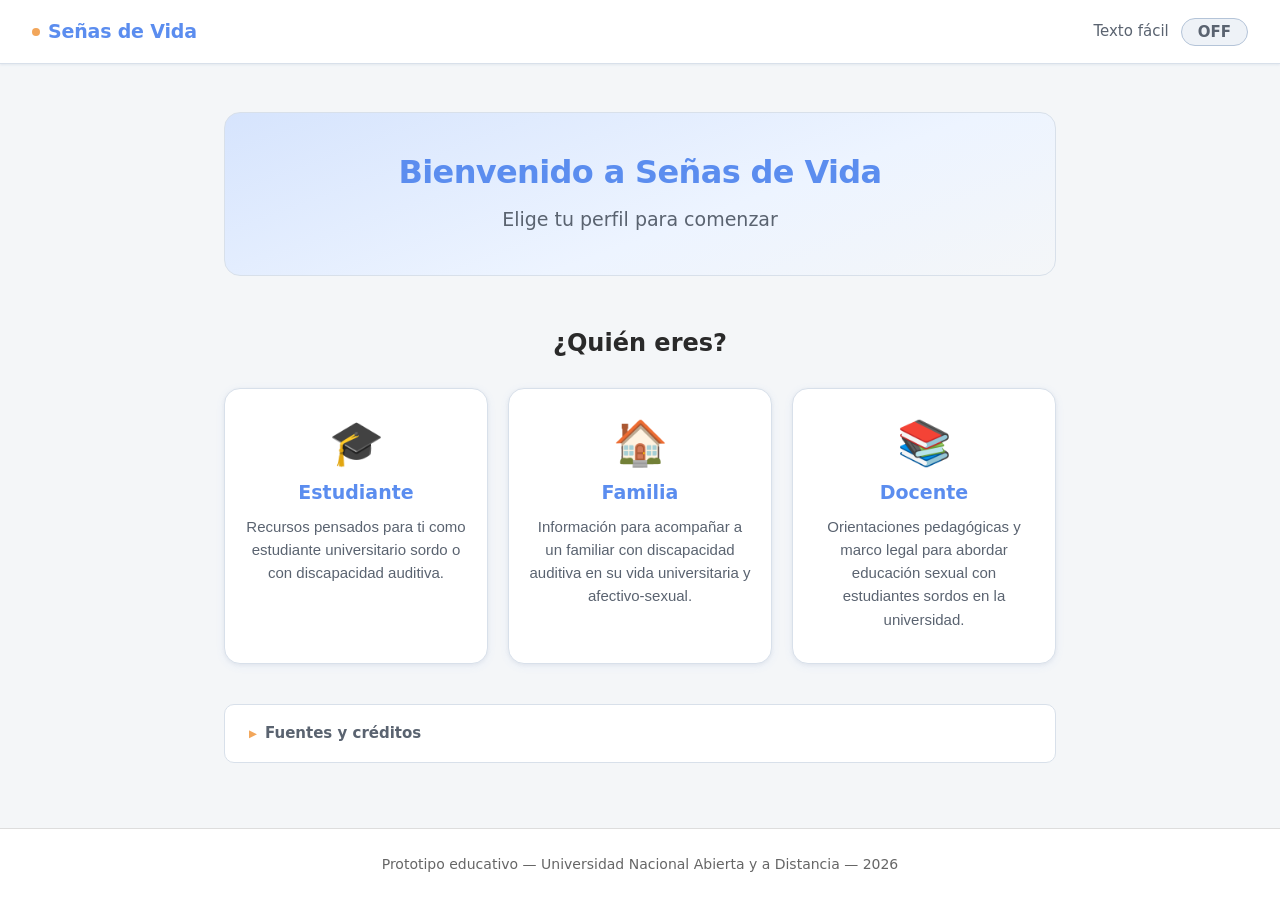
<file: index.html>
<!DOCTYPE html>
<html lang="es">
<head>
  <meta charset="UTF-8" />
  <meta name="viewport" content="width=device-width, initial-scale=1.0" />
  <meta name="description" content="Recurso educativo accesible sobre discapacidad y sexualidad para jóvenes universitarios con discapacidad auditiva." />
  <title>Señas de Vida</title>
  <link rel="stylesheet" href="assets/css/main.css" />
</head>
<body>
  <a href="#main-content" class="sr-only">Saltar al contenido principal</a>

  <header id="app-header" role="banner">
    <!-- Populated by app.js -->
  </header>

  <main id="main-content" tabindex="-1" role="main">
    <p class="loading-msg" aria-live="polite">Cargando…</p>
  </main>

  <footer role="contentinfo" style="text-align:center;padding:1.5rem;color:#666;font-size:0.875rem;border-top:1px solid #ddd;margin-top:auto;">
    <!-- REEMPLAZAR: nombre del proyecto, institución y año -->
    Prototipo educativo — Universidad Nacional Abierta y a Distancia — 2026
  </footer>

  <script type="module" src="assets/js/app.js"></script>
</body>
</html>
</file>
<file: assets/css/main.css>
/* ===== Reset & Base ===== */
*, *::before, *::after { box-sizing: border-box; margin: 0; padding: 0; }

:root {
  /* — Brand palette — */
  --color-bg:              #F4F6F8;
  --color-surface:         #FFFFFF;
  --color-surface-2:       #EEF2F7;

  --color-primary:         #5B8DEF;
  --color-primary-dark:    #4070CC;
  --color-primary-light:   #D6E4FD;

  --color-secondary:       #5FAF8F;
  --color-secondary-dark:  #468A6E;
  --color-secondary-light: #D4EFE5;

  --color-accent-orange:   #F2A65A;
  --color-accent-lavender: #BFA2DB;

  --color-text:            #2A2A2A;
  --color-text-muted:      #5A6370;
  --color-text-light:      #8A93A0;

  --color-border:          #D8E0EA;
  --color-border-strong:   #B4C4D8;

  --color-focus:           #F2A65A;
  --color-error:           #D9534F;

  --color-result-bg:       #EAF6F0;
  --color-completion-bg:   #FFF8EE;

  /* — Geometry — */
  --radius-sm:   6px;
  --radius:      10px;
  --radius-lg:   16px;
  --radius-pill: 999px;

  /* — Shadows (soft, low-opacity) — */
  --shadow-xs:  0 1px 3px rgba(91,141,239,0.06), 0 1px 2px rgba(0,0,0,0.04);
  --shadow:     0 2px 10px rgba(91,141,239,0.08), 0 1px 4px rgba(0,0,0,0.05);
  --shadow-md:  0 4px 20px rgba(91,141,239,0.10), 0 2px 8px rgba(0,0,0,0.06);
  --shadow-lg:  0 8px 32px rgba(91,141,239,0.13), 0 2px 8px rgba(0,0,0,0.07);

  /* — Typography — */
  --font-heading: 'Nunito', 'Segoe UI', system-ui, sans-serif;
  --font-body:    'Inter', 'Segoe UI', system-ui, sans-serif;

  --font-size-xs:  0.8125rem;   /* 13px */
  --font-size-sm:  0.9375rem;   /* 15px */
  --font-size-base:1.0625rem;   /* 17px */
  --font-size-lg:  1.1875rem;   /* 19px */
  --font-size-xl:  1.5rem;      /* 24px */
  --font-size-2xl: 2rem;        /* 32px */
  --font-size-3xl: 2.5rem;      /* 40px */

  /* — Spacing — */
  --space-1:  0.25rem;
  --space-2:  0.5rem;
  --space-3:  0.75rem;
  --space-4:  1rem;
  --space-5:  1.25rem;
  --space-6:  1.5rem;
  --space-8:  2rem;
  --space-10: 2.5rem;
  --space-12: 3rem;
  --space-16: 4rem;

  --max-width: 880px;
}

/* ===== Base ===== */
html { font-size: 100%; scroll-behavior: smooth; }

body {
  font-family: var(--font-body);
  font-size: var(--font-size-base);
  background: var(--color-bg);
  color: var(--color-text);
  line-height: 1.65;
  min-height: 100vh;
  display: flex;
  flex-direction: column;
  -webkit-font-smoothing: antialiased;
}

/* ===== Accessibility ===== */
.sr-only {
  position: absolute;
  width: 1px; height: 1px;
  padding: 0; margin: -1px;
  overflow: hidden;
  clip: rect(0,0,0,0);
  white-space: nowrap;
  border: 0;
}

:focus-visible {
  outline: 3px solid var(--color-focus);
  outline-offset: 3px;
  border-radius: var(--radius-sm);
}

@media (prefers-reduced-motion: reduce) {
  *, *::before, *::after { transition: none !important; animation: none !important; }
}

/* ===== Header ===== */
#app-header {
  background: var(--color-surface);
  color: var(--color-text);
  padding: var(--space-4) var(--space-8);
  display: flex;
  align-items: center;
  justify-content: space-between;
  flex-wrap: wrap;
  gap: var(--space-3);
  position: sticky;
  top: 0;
  z-index: 100;
  border-bottom: 1px solid var(--color-border);
  box-shadow: var(--shadow-xs);
}

.header-brand {
  color: var(--color-primary);
  text-decoration: none;
  font-family: var(--font-heading);
  font-size: var(--font-size-lg);
  font-weight: 800;
  letter-spacing: -0.01em;
  display: flex;
  align-items: center;
  gap: var(--space-2);
}

.header-brand::before {
  content: '';
  display: inline-block;
  width: 8px;
  height: 8px;
  border-radius: 50%;
  background: var(--color-accent-orange);
  flex-shrink: 0;
}

.header-brand:hover { color: var(--color-primary-dark); }

/* — Easy text toggle — */
.toggle-wrapper {
  display: flex;
  align-items: center;
  gap: var(--space-3);
}

.toggle-label {
  color: var(--color-text-muted);
  font-size: var(--font-size-sm);
  font-weight: 500;
  cursor: pointer;
}

.toggle-btn {
  background: var(--color-surface-2);
  color: var(--color-text-muted);
  border: 1.5px solid var(--color-border-strong);
  border-radius: var(--radius-pill);
  padding: var(--space-1) var(--space-4);
  font-family: var(--font-body);
  font-size: var(--font-size-sm);
  font-weight: 600;
  cursor: pointer;
  min-width: 3.5rem;
  transition: background 0.18s, border-color 0.18s, color 0.18s;
}

.toggle-btn--on {
  background: var(--color-secondary);
  border-color: var(--color-secondary);
  color: #fff;
}

.toggle-btn:hover:not(.toggle-btn--on) {
  background: var(--color-primary-light);
  border-color: var(--color-primary);
  color: var(--color-primary);
}

/* ===== Main layout ===== */
#main-content {
  flex: 1;
  width: 100%;
  max-width: var(--max-width);
  margin: 0 auto;
  padding: var(--space-12) var(--space-6);
}

/* ===== Hero / Home ===== */
.hero {
  text-align: center;
  margin-bottom: var(--space-12);
  padding: var(--space-10) var(--space-6);
  background: linear-gradient(160deg, var(--color-primary-light) 0%, #EDF4FF 60%, var(--color-bg) 100%);
  border-radius: var(--radius-lg);
  border: 1px solid var(--color-border);
}

.hero-title {
  font-family: var(--font-heading);
  font-size: var(--font-size-2xl);
  font-weight: 800;
  color: var(--color-primary);
  margin-bottom: var(--space-3);
  letter-spacing: -0.02em;
  line-height: 1.2;
}

.hero-subtitle {
  font-size: var(--font-size-lg);
  color: var(--color-text-muted);
  font-weight: 400;
}

.section-title {
  font-family: var(--font-heading);
  font-size: var(--font-size-xl);
  font-weight: 700;
  color: var(--color-text);
  margin-bottom: var(--space-6);
  text-align: center;
}

/* ===== Audience grid ===== */
.audience-grid {
  display: grid;
  grid-template-columns: repeat(auto-fit, minmax(220px, 1fr));
  gap: var(--space-5);
  align-items: stretch;
}

.audience-card {
  display: flex;
}

.audience-btn {
  width: 100%;
  height: 100%;
  background: var(--color-surface);
  border: 1.5px solid var(--color-border);
  border-radius: var(--radius-lg);
  padding: var(--space-8) var(--space-5);
  display: flex;
  flex-direction: column;
  align-items: center;
  gap: var(--space-3);
  cursor: pointer;
  text-align: center;
  box-shadow: var(--shadow);
  transition: border-color 0.18s, box-shadow 0.18s, transform 0.15s;
  position: relative;
  overflow: hidden;
}

.audience-btn::after {
  content: '';
  position: absolute;
  bottom: 0; left: 0; right: 0;
  height: 3px;
  background: var(--color-primary);
  transform: scaleX(0);
  transform-origin: left;
  transition: transform 0.22s ease;
  border-radius: 0 0 var(--radius-lg) var(--radius-lg);
}

.audience-btn:hover {
  border-color: var(--color-primary);
  box-shadow: var(--shadow-md);
  transform: translateY(-3px);
}

.audience-btn:hover::after { transform: scaleX(1); }

/* Audience accent colors */
.audience-card:nth-child(1) .audience-btn::after { background: var(--color-primary); }
.audience-card:nth-child(2) .audience-btn::after { background: var(--color-secondary); }
.audience-card:nth-child(3) .audience-btn::after { background: var(--color-accent-orange); }

.audience-icon {
  font-size: 2.75rem;
  line-height: 1;
  display: block;
  margin-bottom: var(--space-1);
}

.audience-icon--img {
  width: 100%;
  max-width: 160px;
  height: 140px;
  object-fit: contain;
  object-position: center bottom;
  font-size: 0;
  margin-bottom: var(--space-2);
}

.audience-label {
  font-family: var(--font-heading);
  font-size: var(--font-size-lg);
  font-weight: 700;
  color: var(--color-primary);
}

.audience-desc {
  font-size: var(--font-size-sm);
  color: var(--color-text-muted);
  line-height: 1.55;
}

/* ===== Route view ===== */
.route-header {
  margin-bottom: var(--space-8);
  padding-bottom: var(--space-6);
  border-bottom: 1px solid var(--color-border);
}

.route-icon {
  font-size: 2.25rem;
  display: block;
  margin-bottom: var(--space-3);
}

.route-title {
  font-family: var(--font-heading);
  font-size: var(--font-size-xl);
  font-weight: 800;
  color: var(--color-primary);
  margin-bottom: var(--space-3);
  letter-spacing: -0.01em;
}

.route-intro {
  font-size: var(--font-size-base);
  color: var(--color-text-muted);
  line-height: 1.7;
  max-width: 640px;
}

/* ===== Content cards ===== */
.card-list {
  list-style: none;
  display: flex;
  flex-direction: column;
  gap: var(--space-5);
  margin-bottom: var(--space-8);
}

.content-card {
  background: var(--color-surface);
  border: 1px solid var(--color-border);
  border-radius: var(--radius-lg);
  padding: var(--space-6) var(--space-8);
  box-shadow: var(--shadow);
  display: grid;
  grid-template-areas: "icon title" ". text";
  grid-template-columns: 2.75rem 1fr;
  gap: var(--space-2) var(--space-5);
  transition: box-shadow 0.18s, border-color 0.18s;
}

.content-card:hover {
  box-shadow: var(--shadow-md);
  border-color: var(--color-border-strong);
}

.card-icon {
  grid-area: icon;
  font-size: 1.75rem;
  line-height: 1;
  padding-top: 3px;
}

.card-title {
  grid-area: title;
  font-family: var(--font-heading);
  font-size: var(--font-size-lg);
  font-weight: 700;
  color: var(--color-primary);
  align-self: center;
  line-height: 1.3;
}

.card-text {
  grid-area: text;
  color: var(--color-text);
  line-height: 1.75;
  font-size: var(--font-size-base);
}

.route-actions {
  display: flex;
  flex-wrap: wrap;
  gap: var(--space-4);
  margin-top: var(--space-6);
}

/* ===== Buttons ===== */
.btn {
  display: inline-flex;
  align-items: center;
  justify-content: center;
  gap: var(--space-2);
  padding: var(--space-3) var(--space-6);
  border-radius: var(--radius-pill);
  font-family: var(--font-body);
  font-size: var(--font-size-base);
  font-weight: 600;
  cursor: pointer;
  border: 2px solid transparent;
  text-decoration: none;
  transition: background 0.18s, border-color 0.18s, color 0.18s, box-shadow 0.18s, transform 0.12s;
  min-height: 2.75rem;
  letter-spacing: 0.01em;
}

.btn:active { transform: scale(0.97); }

.btn-primary {
  background: var(--color-secondary);
  color: #fff;
  border-color: var(--color-secondary);
  box-shadow: 0 2px 8px rgba(95,175,143,0.25);
}
.btn-primary:hover {
  background: var(--color-secondary-dark);
  border-color: var(--color-secondary-dark);
  box-shadow: 0 4px 14px rgba(95,175,143,0.35);
}

.btn-secondary {
  background: var(--color-primary);
  color: #fff;
  border-color: var(--color-primary);
  box-shadow: 0 2px 8px rgba(91,141,239,0.22);
}
.btn-secondary:hover {
  background: var(--color-primary-dark);
  border-color: var(--color-primary-dark);
  box-shadow: 0 4px 14px rgba(91,141,239,0.32);
}

.btn-outline {
  background: transparent;
  color: var(--color-primary);
  border-color: var(--color-primary);
}
.btn-outline:hover {
  background: var(--color-primary-light);
}

.btn-ghost {
  background: transparent;
  color: var(--color-text-muted);
  border-color: var(--color-border);
}
.btn-ghost:hover {
  background: var(--color-surface-2);
  color: var(--color-text);
  border-color: var(--color-border-strong);
}

.btn-choice {
  background: var(--color-surface);
  color: var(--color-text);
  border: 1.5px solid var(--color-border);
  border-radius: var(--radius);
  width: 100%;
  text-align: left;
  justify-content: flex-start;
  padding: var(--space-4) var(--space-6);
  font-size: var(--font-size-base);
  font-weight: 500;
  box-shadow: var(--shadow-xs);
  transition: border-color 0.18s, background 0.18s, box-shadow 0.18s, transform 0.12s;
}
.btn-choice:hover {
  background: var(--color-primary-light);
  border-color: var(--color-primary);
  color: var(--color-primary);
  box-shadow: var(--shadow);
  transform: translateX(3px);
}

.btn:disabled {
  opacity: 0.4;
  cursor: not-allowed;
  pointer-events: none;
}

/* ===== Decision Tree ===== */
.tree-section { margin-bottom: var(--space-8); }

.tree-section-title {
  font-family: var(--font-heading);
  font-size: var(--font-size-xl);
  font-weight: 800;
  color: var(--color-primary);
  margin-bottom: var(--space-6);
  letter-spacing: -0.01em;
}

.tree-node-region {
  min-height: 200px;
  margin-bottom: var(--space-6);
}

.tree-card {
  background: var(--color-surface);
  border: 1.5px solid var(--color-border);
  border-radius: var(--radius-lg);
  padding: var(--space-8) var(--space-10);
  box-shadow: var(--shadow-md);
}

.tree-card--result {
  background: var(--color-result-bg);
  border-color: var(--color-secondary);
  border-width: 2px;
  box-shadow: 0 4px 20px rgba(95,175,143,0.12);
}

.tree-node-icon {
  font-size: 2.25rem;
  display: block;
  margin-bottom: var(--space-4);
}

.tree-node-title {
  font-family: var(--font-heading);
  font-size: var(--font-size-lg);
  font-weight: 700;
  color: var(--color-primary);
  margin-bottom: var(--space-4);
  line-height: 1.3;
}

.tree-node-prompt {
  margin-bottom: var(--space-6);
  line-height: 1.75;
  color: var(--color-text);
}

.tree-choices-label {
  font-weight: 600;
  font-size: var(--font-size-sm);
  margin-bottom: var(--space-3);
  color: var(--color-text-muted);
  text-transform: uppercase;
  letter-spacing: 0.06em;
}

.tree-choices {
  display: flex;
  flex-direction: column;
  gap: var(--space-3);
}

.tree-nav {
  display: flex;
  flex-wrap: wrap;
  gap: var(--space-3);
  margin-bottom: var(--space-8);
  padding: var(--space-4) var(--space-6);
  background: var(--color-surface);
  border: 1px solid var(--color-border);
  border-radius: var(--radius);
}

.tree-result-actions { margin-top: var(--space-5); }

/* ===== Progress indicator ===== */
.progress-region {
  margin-bottom: var(--space-6);
  padding: var(--space-5) var(--space-6);
  background: var(--color-surface);
  border: 1px solid var(--color-border);
  border-radius: var(--radius);
  box-shadow: var(--shadow-xs);
}

.progress-label {
  text-align: center;
  font-weight: 700;
  font-size: var(--font-size-xs);
  color: var(--color-text-muted);
  margin-bottom: var(--space-4);
  letter-spacing: 0.08em;
  text-transform: uppercase;
}

.progress-steps {
  display: flex;
  align-items: center;
  justify-content: center;
  gap: 0;
}

.progress-step {
  width: 2.25rem;
  height: 2.25rem;
  border-radius: 50%;
  background: var(--color-surface-2);
  color: var(--color-text-muted);
  display: flex;
  align-items: center;
  justify-content: center;
  font-weight: 700;
  font-size: var(--font-size-sm);
  border: 2px solid var(--color-border);
  flex-shrink: 0;
  transition: background 0.25s, border-color 0.25s, color 0.25s;
}

.progress-step--current {
  background: var(--color-primary);
  border-color: var(--color-primary);
  color: #fff;
  box-shadow: 0 0 0 4px var(--color-primary-light);
}

.progress-step--done {
  background: var(--color-secondary);
  border-color: var(--color-secondary);
  color: #fff;
}

.progress-connector {
  flex: 1;
  height: 2px;
  background: var(--color-border);
  max-width: 4rem;
  transition: background 0.25s;
  border-radius: 1px;
}

.progress-connector--done {
  background: var(--color-secondary);
}

/* ===== Completion card ===== */
.tree-card--completion {
  background: var(--color-completion-bg);
  border-color: var(--color-accent-orange);
  border-width: 2px;
  text-align: center;
  box-shadow: 0 4px 20px rgba(242,166,90,0.12);
}

.tree-completion-icon {
  font-size: 3.25rem !important;
  display: block;
  margin-bottom: var(--space-5);
}

.tree-completion-title {
  font-family: var(--font-heading) !important;
  font-size: var(--font-size-xl) !important;
  font-weight: 800 !important;
  color: #7A4800 !important;
  letter-spacing: -0.01em;
}

.tree-card--completion .tree-node-prompt {
  color: var(--color-text-muted);
  max-width: 520px;
  margin-left: auto;
  margin-right: auto;
}

.tree-card--completion .tree-result-actions {
  display: flex;
  justify-content: center;
}

/* ===== Sources accordion ===== */
.sources-accordion {
  border: 1px solid var(--color-border);
  border-radius: var(--radius);
  background: var(--color-surface);
  margin-top: var(--space-10);
  overflow: hidden;
}

.sources-summary {
  padding: var(--space-4) var(--space-6);
  cursor: pointer;
  font-weight: 600;
  font-size: var(--font-size-sm);
  color: var(--color-text-muted);
  list-style: none;
  display: flex;
  align-items: center;
  gap: var(--space-2);
  transition: background 0.15s, color 0.15s;
  user-select: none;
}

.sources-summary:hover {
  background: var(--color-surface-2);
  color: var(--color-primary);
}

.sources-summary::before {
  content: '▶';
  font-size: 0.65rem;
  transition: transform 0.2s;
  color: var(--color-accent-orange);
}

details[open] .sources-summary::before { transform: rotate(90deg); }

.sources-list {
  padding: var(--space-2) var(--space-6) var(--space-6);
  list-style: disc;
  list-style-position: inside;
  color: var(--color-text-muted);
  font-size: var(--font-size-sm);
  display: flex;
  flex-direction: column;
  gap: var(--space-3);
  line-height: 1.6;
  border-top: 1px solid var(--color-border);
}

/* ===== Glossary link ===== */
.glossary-link {
  background: none;
  border: none;
  color: var(--color-primary);
  text-decoration: underline;
  text-decoration-style: dotted;
  text-decoration-color: var(--color-accent-lavender);
  text-underline-offset: 3px;
  cursor: pointer;
  font: inherit;
  font-weight: 600;
  padding: 0;
  border-radius: 2px;
  transition: color 0.15s, background 0.15s;
}

.glossary-link:hover {
  color: var(--color-primary-dark);
  background: var(--color-primary-light);
  text-decoration-color: var(--color-primary);
  padding: 0 2px;
  border-radius: 3px;
}

/* ===== Modal ===== */
.modal-overlay {
  position: fixed;
  inset: 0;
  background: rgba(42, 42, 42, 0.45);
  backdrop-filter: blur(3px);
  display: flex;
  align-items: center;
  justify-content: center;
  z-index: 200;
  padding: var(--space-4);
}

.modal-dialog {
  background: var(--color-surface);
  border-radius: var(--radius-lg);
  max-width: 520px;
  width: 100%;
  box-shadow: var(--shadow-lg);
  overflow: hidden;
  animation: modal-in 0.2s ease;
}

@keyframes modal-in {
  from { opacity: 0; transform: translateY(12px) scale(0.97); }
  to   { opacity: 1; transform: translateY(0) scale(1); }
}

.modal-header {
  background: var(--color-primary);
  color: #fff;
  padding: var(--space-5) var(--space-6);
  display: flex;
  align-items: center;
  justify-content: space-between;
  gap: var(--space-4);
}

.modal-title {
  font-family: var(--font-heading);
  font-size: var(--font-size-base);
  font-weight: 700;
  flex: 1;
  line-height: 1.3;
}

.modal-close {
  background: rgba(255,255,255,0.15);
  border: 1.5px solid rgba(255,255,255,0.35);
  color: #fff;
  border-radius: 50%;
  width: 2rem;
  height: 2rem;
  cursor: pointer;
  font-size: 0.9rem;
  display: flex;
  align-items: center;
  justify-content: center;
  flex-shrink: 0;
  transition: background 0.15s;
}

.modal-close:hover { background: rgba(255,255,255,0.28); }

.modal-body {
  padding: var(--space-6);
  line-height: 1.75;
  color: var(--color-text);
}

.modal-easy-label {
  margin-top: var(--space-5);
  font-weight: 700;
  font-size: var(--font-size-sm);
  text-transform: uppercase;
  letter-spacing: 0.05em;
  color: var(--color-secondary-dark);
}

.modal-easy-text {
  margin-top: var(--space-2);
  color: var(--color-text-muted);
  background: var(--color-secondary-light);
  padding: var(--space-4);
  border-radius: var(--radius);
  font-size: var(--font-size-sm);
  line-height: 1.65;
}

/* ===== Loading / Error ===== */
.loading-msg, .error-msg {
  text-align: center;
  padding: var(--space-16);
  font-size: var(--font-size-lg);
  color: var(--color-text-muted);
}

.error-msg { color: var(--color-error); font-weight: 600; }

/* ===== Resource button ===== */
.resource-btn { margin-left: auto; }

/* ===== Footer ===== */
footer[role="contentinfo"] {
  background: var(--color-surface);
  border-top: 1px solid var(--color-border);
  color: var(--color-text-muted);
  font-size: var(--font-size-sm);
  text-align: center;
  padding: var(--space-6) var(--space-6);
}

/* ===== Responsive ===== */
@media (max-width: 600px) {
  #app-header { padding: var(--space-3) var(--space-4); }
  #main-content { padding: var(--space-8) var(--space-4); }

  .hero { padding: var(--space-8) var(--space-4); }
  .hero-title { font-size: var(--font-size-xl); }

  .content-card {
    grid-template-columns: 1fr;
    grid-template-areas: "icon" "title" "text";
    padding: var(--space-5);
  }

  .resource-btn { margin-left: 0; width: 100%; }
  .btn { width: 100%; }
  .route-actions { flex-direction: column; }
  .tree-nav { flex-direction: column; }
  .progress-connector { max-width: 2rem; }
  .tree-card { padding: var(--space-6) var(--space-5); }
}
</file>
